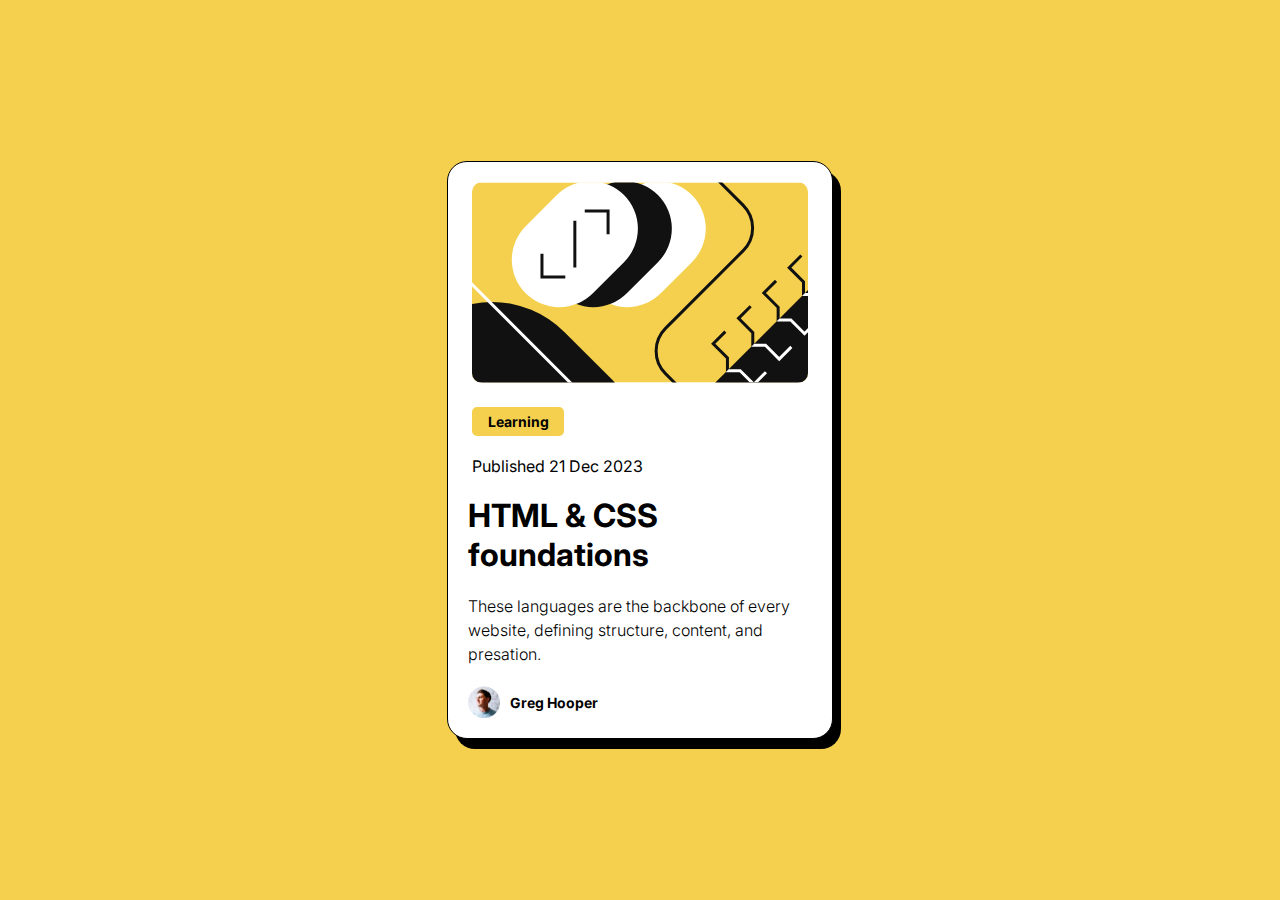
<file: card_htmlcss/index.html>
<!DOCTYPE html>
<html lang="en">
<head>
  <meta charset="UTF-8">
  <meta name="viewport" content="width=device-width, initial-scale=1.0">
  <link rel="icon" type="image/png" sizes="32x32" href="./assets/images/favicon-32x32.png">
  <title>Frontend Mentor | Blog preview card</title>
  <link rel="stylesheet" href="card.css">
</head>
<body>

  <main>
    <section id="card">
      <div id="img">
        <img src="img/illustration-article.svg" alt="">
        <p id="mark">Learning</p>
        <p>Published 21 Dec 2023</p>
      </div>

      <div id="conteudo">
        <h1>HTML & CSS foundations</h1>
        <p>These languages are the backbone of every website, defining structure, content, and presation.</p>
      </div>

      <div id="profile">
        <img src="img/image-avatar.webp" alt="profile">
        <p>Greg Hooper</p>
      </div>
    </section>
  </main>
</body>
</html>
</file>
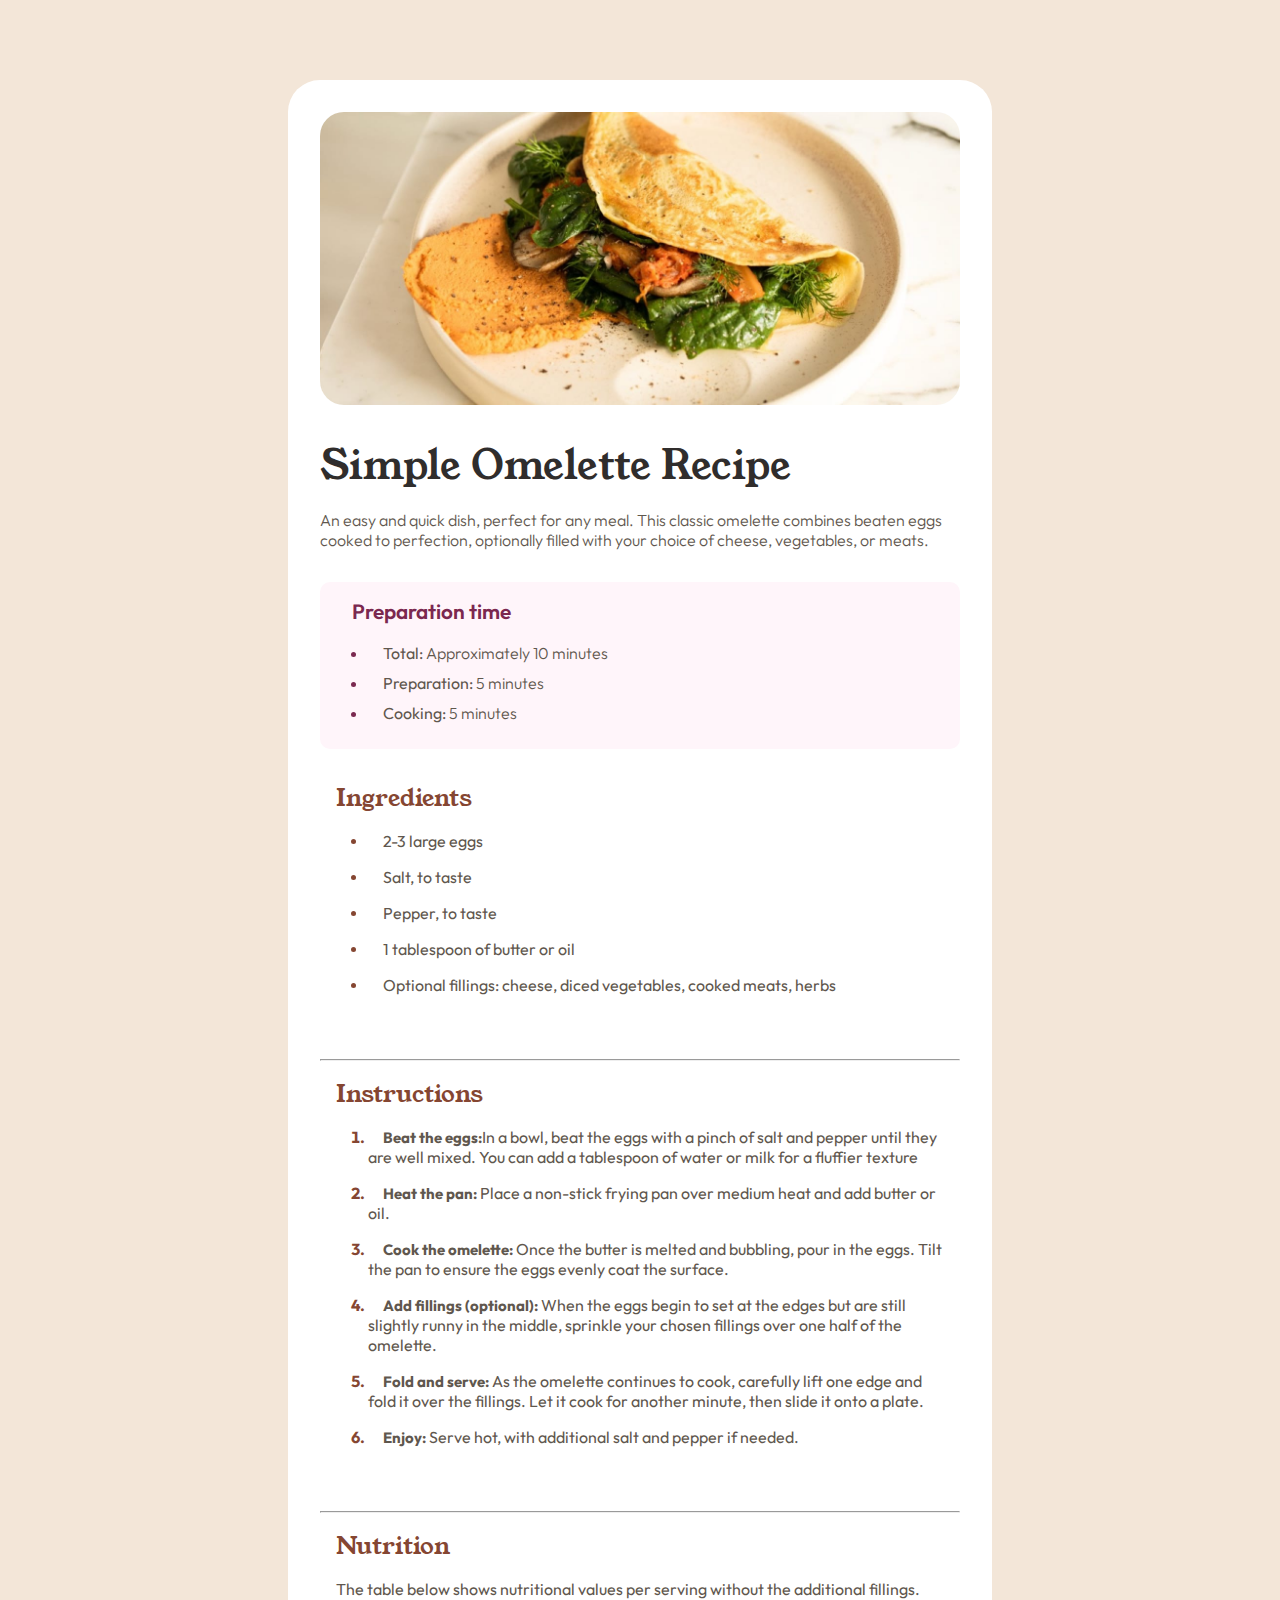
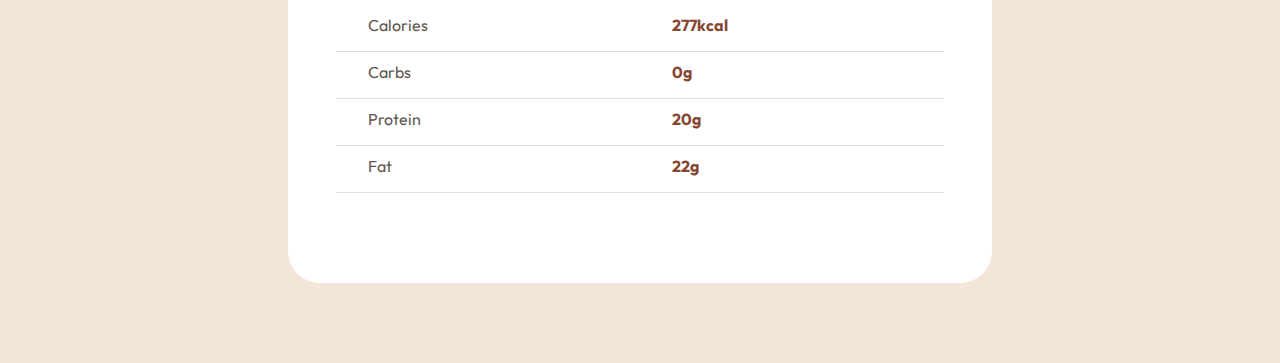
<file: pagina_receita/index.html>
<!DOCTYPE html>
<html lang="pt-br">
<head>
  <meta charset="UTF-8">
  <meta name="viewport" content="width=device-width, initial-scale=1.0"> <!-- displays site properly based on user's device -->
  <link rel="icon" type="image/png" sizes="32x32" href="./assets/images/favicon-32x32.png">
  <title>Frontend Mentor | Recipe page</title>
  <link rel="stylesheet" href="style.css">
</head>
<body>
    <section id="card">
      <div id="img">
        <img src="assets/images/image-omelette.jpeg" alt="Omelette">
      </div>

      <div id="title">
        <h1>Simple Omelette Recipe</h1>
        <p>An easy and quick dish, perfect for any meal. This classic omelette combines beaten eggs cooked to perfection, optionally filled with your choice of cheese, vegetables, or meats.</p>
      </div>

      <div id="preparation">
        <h2>Preparation time</h2>
        <ul>
          <li><strong>Total:</strong> Approximately 10 minutes</li>
          <li><strong>Preparation:</strong> 5 minutes</li>
          <li><strong>Cooking:</strong> 5 minutes</li>
        </ul>
      </div>

      <div id="ingredients">
        <h2>Ingredients</h2>
        <ul>
          <li>2-3 large eggs</li>
          <li>Salt, to taste</li>
          <li>Pepper, to taste</li>
          <li>1 tablespoon of butter or oil</li>
          <li>Optional fillings: cheese, diced vegetables, cooked meats, herbs</li>
        </ul>

      </div>
      
      <hr>

      <div id="instructions">
        <h2>Instructions</h2>
        <ol>
          <li><span class="decor">Beat the eggs:</span>In a bowl, beat the eggs with a pinch of salt and pepper until they are well mixed. You can add a tablespoon of water or milk for a fluffier texture</li>

          <li><span class="decor">Heat the pan:</span> Place a non-stick frying pan over medium heat and add butter or oil.</li>

          <li><span class="decor">Cook the omelette:</span> Once the butter is melted and bubbling, pour in the eggs. Tilt the pan to ensure the eggs evenly coat the surface.</li>

          <li><span class="decor">Add fillings (optional):</span> When the eggs begin to set at the edges but are still slightly runny in the middle, sprinkle your chosen fillings over one half of the omelette.</li>

          <li><span class="decor">Fold and serve:</span> As the omelette continues to cook, carefully lift one edge and fold it over the fillings. Let it cook for another minute, then slide it onto a plate.</li>

          <li><span class="decor">Enjoy:</span> Serve hot, with additional salt and pepper if needed.</li>
        </ol>
      </div>

      <hr>

      <div id="nutrition">
        <h2>Nutrition</h2>
        <p>The table below shows nutritional values per serving without the additional fillings.</p>

        <div id="table">
          <div class="linha">
              <p>Calories</p>
              <p class="qtd">277kcal</p>
          </div>
          <div class="linha">
              <p>Carbs</p>
              <p class="qtd">0g</p>
          </div>
          <div class="linha">
              <p>Protein</p>
              <p class="qtd">20g</p>
          </div>
          <div class="linha">
              <p>Fat</p>
              <p class="qtd">22g</p>
          </div>
        </div>
      </div>
    </section>

  
  
  <!-- <div class="attribution">
    Challenge by <a href="https://www.frontendmentor.io?ref=challenge" target="_blank">Frontend Mentor</a>. 
    Coded by <a href="#">Your Name Here</a>.
  </div> -->

</body>
</html>
</file>
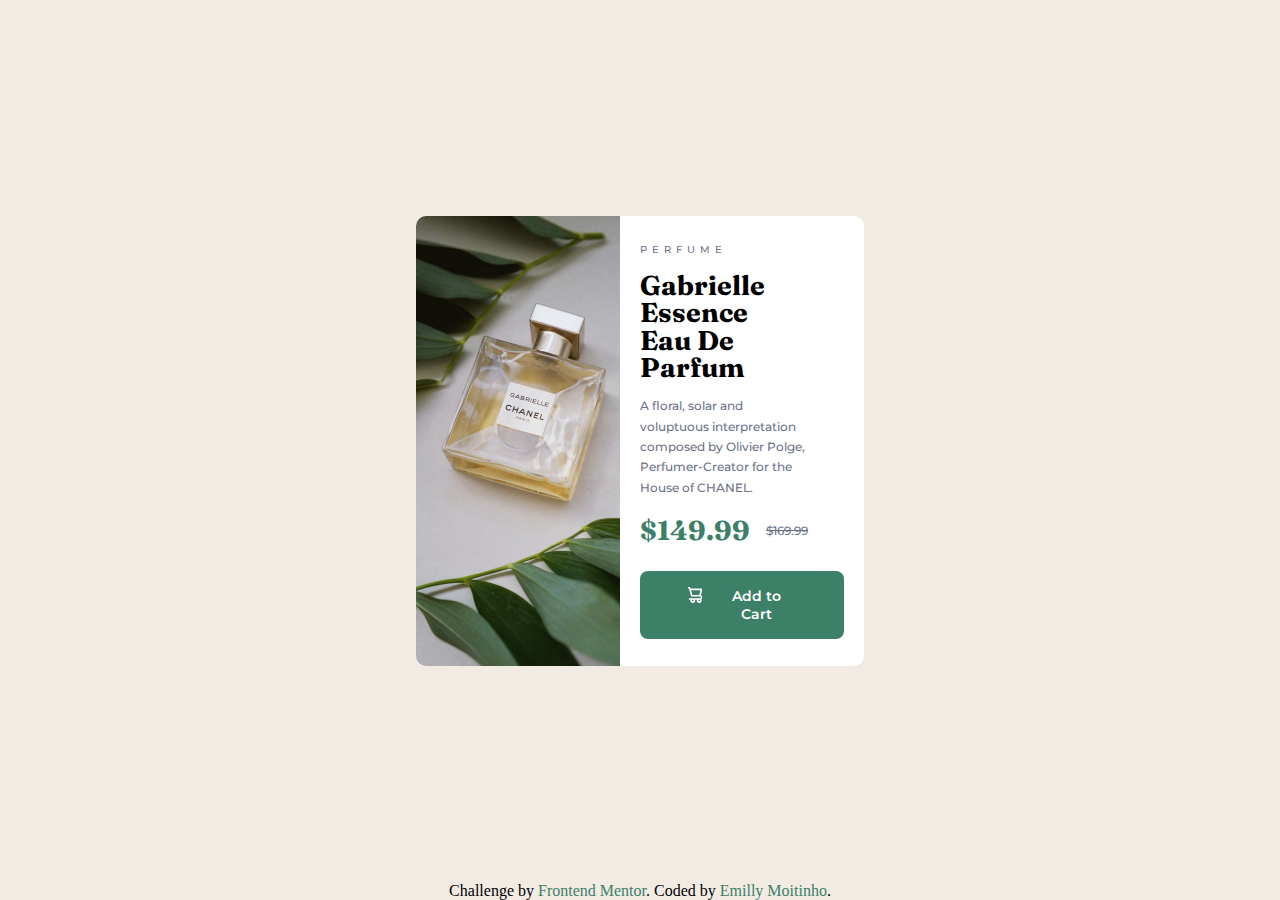
<file: product-preview-card-component-main/index.html>
<!DOCTYPE html>
<html lang="en">
<head>
  <meta charset="UTF-8">
  <meta name="viewport" content="width=device-width, initial-scale=1.0"> <!-- displays site properly based on user's device -->

  <link rel="icon" type="image/png" sizes="32x32" href="./images/favicon-32x32.png">
  <link rel="stylesheet" href="style.css">
  <title>Frontend Mentor | Product preview card component</title>
</head>
<body>

  <main>
    <section id="card">
      <artitle id="img"></artitle> <!-- img -->
      <article id="content_card">
        <span id="header_card">
          <p>Perfume</p>
          <h1>Gabrielle Essence Eau De Parfum</h1>
        </span> <!-- header_card -->
        <p id="desc">A floral, solar and voluptuous interpretation composed by Olivier Polge, Perfumer-Creator for the House of CHANEL.</p>
        <span id="value">
          <p id="current">$149.99</p>
          <p style="text-decoration: line-through; font-size: 12px; font-weight: 500;">$169.99</p>
        </span> <!-- value -->
        <button>
          <svg width="15" height="16" xmlns="http://www.w3.org/2000/svg"><path d="M14.383 10.388a2.397 2.397 0 0 0-1.518-2.222l1.494-5.593a.8.8 0 0 0-.144-.695.8.8 0 0 0-.631-.28H2.637L2.373.591A.8.8 0 0 0 1.598 0H0v1.598h.983l1.982 7.4a.8.8 0 0 0 .799.59h8.222a.8.8 0 0 1 0 1.599H1.598a.8.8 0 1 0 0 1.598h.943a2.397 2.397 0 1 0 4.507 0h1.885a2.397 2.397 0 1 0 4.331-.376 2.397 2.397 0 0 0 1.12-2.021ZM11.26 7.99H4.395L3.068 3.196h9.477L11.26 7.991Zm-6.465 6.392a.8.8 0 1 1 0-1.598.8.8 0 0 1 0 1.598Zm6.393 0a.8.8 0 1 1 0-1.598.8.8 0 0 1 0 1.598Z" fill="#FFF"/></svg> 
          <p>Add to Cart</p></button>
      </article> <!-- content_card -->
    </section> <!-- card -->
  </main>

  <div class="attribution">
    Challenge by <a href="https://www.frontendmentor.io?ref=challenge" target="_blank">Frontend Mentor</a>. 
    Coded by <a href="https://www.frontendmentor.io/profile/emillymoitinho" target="_blank">Emilly Moitinho</a>.
  </div>
</body>
</html>
</file>
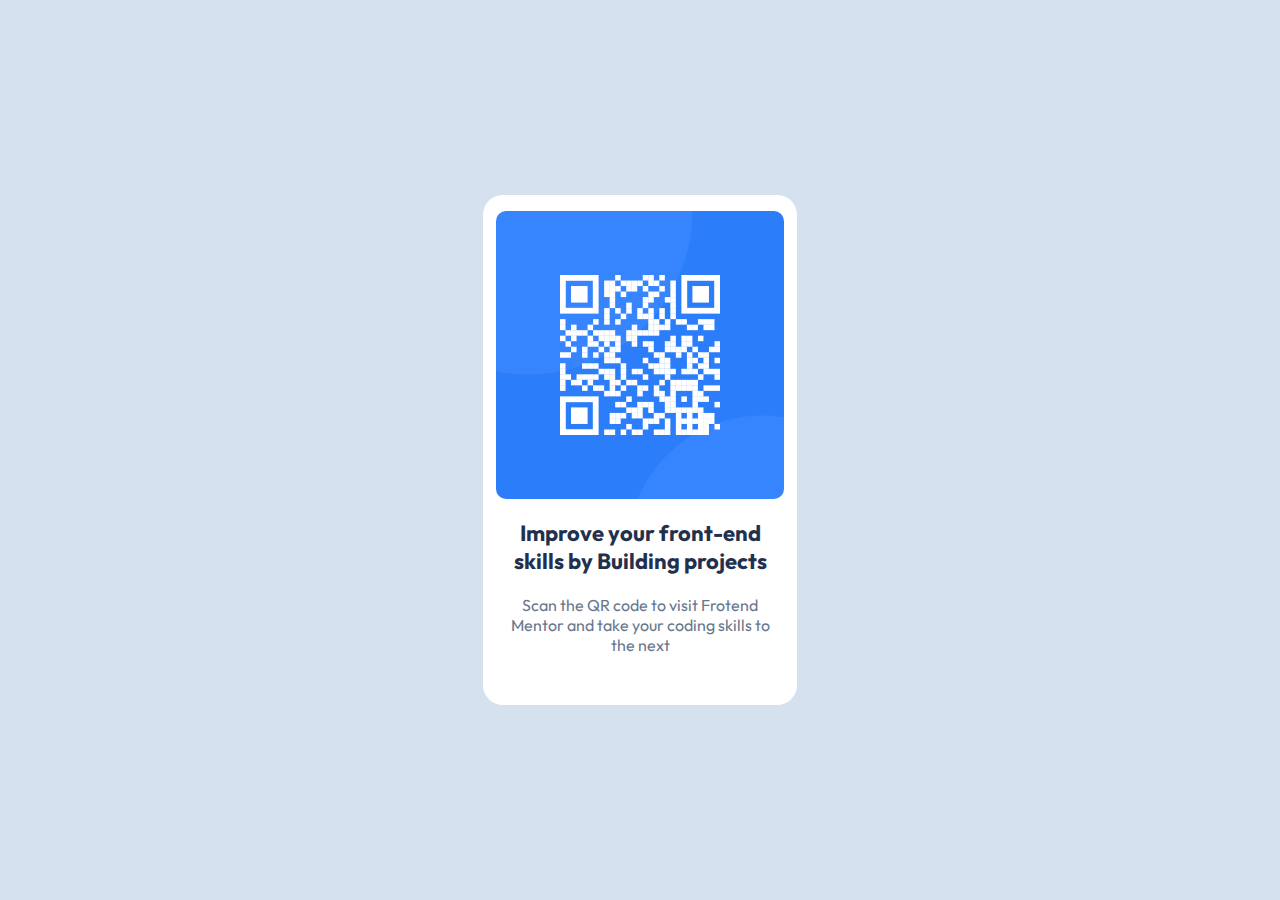
<file: qr-code-component-main/index.html>
<!DOCTYPE html>
<html lang="pt-br">
<head>
  <meta charset="UTF-8">
  <meta name="viewport" content="width=device-width, initial-scale=1.0"> 
  <link rel="icon" type="image/png" sizes="32x32" href="./images/favicon-32x32.png">
  <link rel="stylesheet" href="style.css">
  <title>Frontend Mentor | QR code component</title>
</head>
<body>

  <main>
    <section id="conteiner">
      <div id="qrcode">
        <img src="images/image-qr-code.png" alt="Qr code">
      </div>
        <h2>Improve your front-end skills by Building projects</h2>
        <p>Scan the QR code to visit Frotend <br> Mentor and take your coding skills to <br> the next</p>
      </section>
    </main>
</body>
</html>
</file>
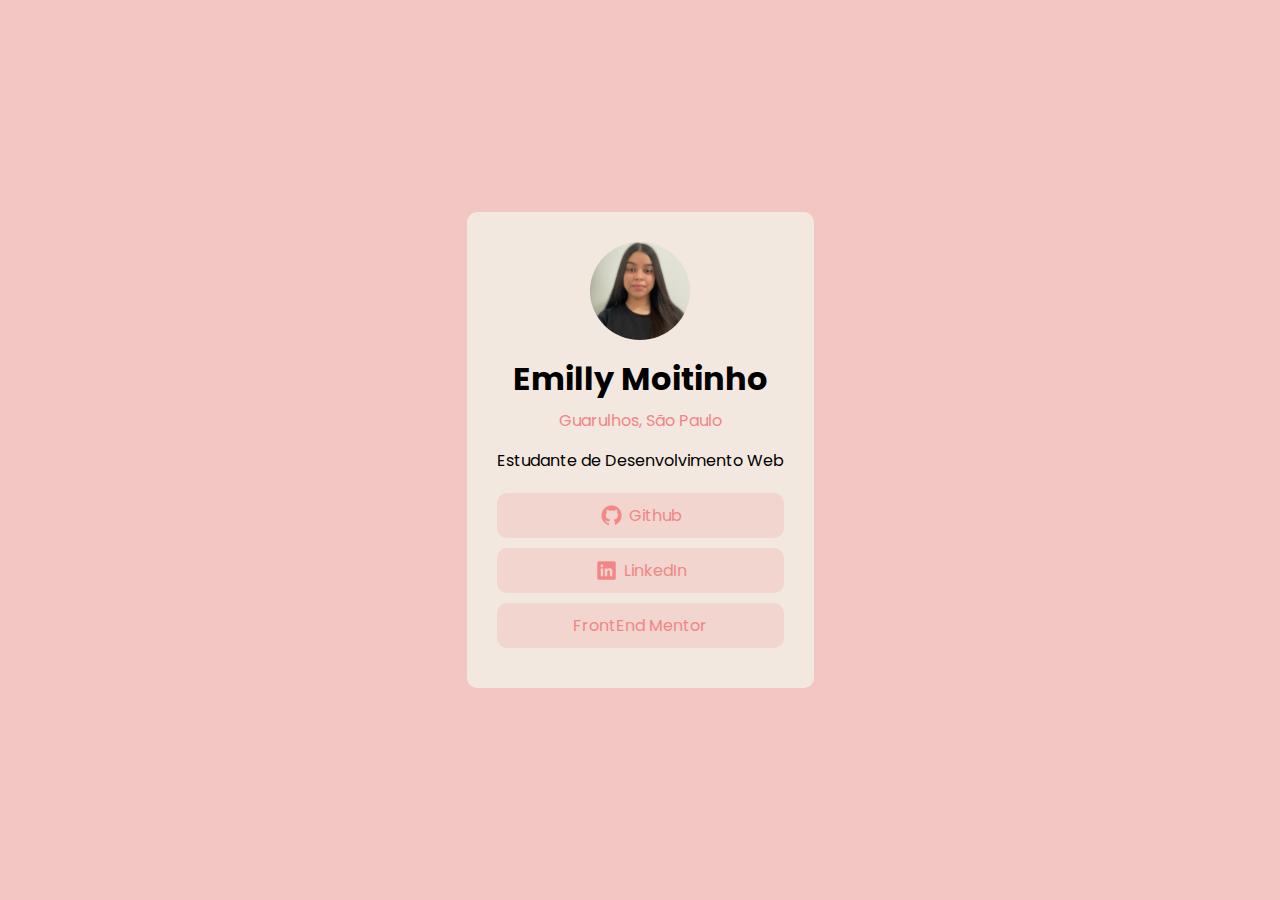
<file: social_profile/index.html>
<!DOCTYPE html>
<html lang="pt-br">
<head>
    <meta charset="UTF-8">
    <meta name="viewport" content="width=device-width, initial-scale=1.0">
    <title>Emilly Moitinho</title>
    <link rel="stylesheet" href="style.css">
</head>
<body>
    <main>
        <section id="card">
            <div id="profile">
                <img src="img/perfil.jpeg" alt="Emilly" width="100px">
                <h1>Emilly Moitinho</h1>
                <p class="mark">Guarulhos, São Paulo</p>
                <p>Estudante de Desenvolvimento Web</p>
            </div>

            <div id="links">
                <ul>
                    <li>
                        <a href="https://github.com/emillymoitinho" target="_blank">
                        <img src="img/github.png" alt="Github" width="25px"> Github</a>
                    </li>
                    <li>
                        <a href="https://www.linkedin.com/in/emillymoitinho/" target="_blank"><img src="img/linkedin.png" target="_blank" alt="LinkedIn" width="25px"> LinkedIn</a>
                    </li>
                    <li>
                        <a href="https://www.frontendmentor.io/profile/emillymoitinho" target="_blank"> FrontEnd Mentor</a>
                    </li>
                </ul>
            </div>
            
        </section>
    </main>
</body>
</html>
</file>
<file: card_htmlcss/card.css>
@charset "UTF-8";
@import url('https://fonts.googleapis.com/css2?family=Inter:ital,opsz,wght@0,14..32,100..900;1,14..32,100..900&display=swap');

:root {
    --yellow: #F4D04E;
    --black: #111111;
    --gray: #6B6B6B;
    --white: #ffffff;
}


* {
    padding: 0;
    margin: 0;
    font-family: "Inter", sans-serif;
}

html, body {
    width: 100vw;
}

body {
    background-color: var(--yellow);
}

main {
    display: flex;
    justify-content: center;
    align-items: center;
    width: 100%;
    height: 100vh;
}

section#card {
    display: flex;
    flex-direction: column;
    flex-wrap: wrap;
    flex: 0 1 384px;
    border-radius: 20px;
    border: 1px solid black;
    box-shadow: 8px 10px 0px black;
    background-color: var(--white);
}

div#img {
    display: block;
    margin: 0 auto;
    margin-top: 20px;
    
}

div#img img {
    border-radius: 10px;
    margin-bottom: 20px;
    background-size: cover;
}

div#img > p#mark {
    background-color: var(--yellow);
    width: 80px;
    text-align: center;
    padding: 6px;
    border-radius: 5px;
    font-weight: bold;
    margin-bottom: 20px;
    font-size: 14px;
}

div#img > p {
    font-weight: 400;
    margin-bottom: 20px;
}

div#conteudo {
    padding: 0 20px 20px 20px;
}

div#conteudo h1:hover {
    color: var(--yellow);
    cursor: pointer;
    transition: 0.5s ease;
}

div#conteudo p {
    font-weight: 300;
    margin-top: 20px;
    line-height: 1.5rem;
}

div#profile {
    display: flex;
    align-items: center;
    gap: 10px;
    padding: 0 20px 20px 20px;
}

div#profile img {
    width: 32px;
}

div#profile p {
    font-size: 14px;
    font-weight: bold;
}
</file>
<file: pagina_receita/style.css>
@charset "UTF-8";
/* Young Serif - 400*/
@import url('https://fonts.googleapis.com/css2?family=Young+Serif&display=swap');
/* Outfit - 400, 600, 700 */
@import url('https://fonts.googleapis.com/css2?family=Outfit:wght@100..900&display=swap');

:root {
    --white: hsl(0, 0%, 100%);
    
    --Stone100: hsl(30, 54%, 90%);
    --Stone150: hsl(30, 18%, 87%);
    --Stone600: hsl(30, 10%, 34%);
    --Stone900: hsl(24, 5%, 18%);

    --Brown800: hsl(14, 45%, 36%);
    --Rose800: hsl(332, 51%, 32%);
    --Rose50: hsl(330, 100%, 98%);
}

* {
    padding: 0;
    margin: 0;
    color: var(--Stone600);
    font-family: "Outfit", sans-serif;

}


h1, h2 {
    font-family: "Young Serif", serif;
    font-weight: 400;
}

p {
    font-size: 16px;
    font-weight: 300;
}

body {
    background-color: var(--Stone100);
    display: flex;
    padding: 5rem;
    justify-content: center;
    align-items: center;
}


section#card {
    background-color: var(--white);
    flex: 0 1 40rem;
    border-radius: 2rem;
    padding: 2rem;
}

section#card > div#img {
    display: flex;
    align-items: center;
    justify-content: center;

}

section#card > div#img img {
    width: 100%;
    border-radius: 1.5rem; 
}

div#title h1 {
    margin-top: 2rem;
    margin-bottom: 1rem;
    color: var(--Stone900);
    font-size: 2.5rem;
    
}

div#title p {
    font-family: "Outfit", sans-serif;
    margin-bottom: 2rem;
}

div#preparation {
    margin-bottom: 1rem;
    background-color: var(--Rose50);
    padding: 1rem 2rem;
    border-radius: 10px;
}

div#preparation h2 {
    color: var(--Rose800);
    font-family: "Outfit", sans-serif;
    font-weight: 600;
    font-size: 1.3rem;
    margin-bottom: 1.2rem;
}

div#preparation ul {
    padding-left: 1rem;
    text-indent: 15px;
}

div#preparation ul > li {
    font-family: "Outfit", sans-serif;
    margin-bottom: 10px;
    font-weight: 300;   
}

div#preparation ul > li::marker {
    color: var(--Rose800);
}

div#preparation ul > li > strong {
    color: var(--Stone600);
}

div#ingredients {
    margin-bottom: 2rem;
    padding: 1rem;
}

div#ingredients h2 {
    margin-bottom: 1rem;
    color: var(--Brown800);
    font-weight: 500;
}

div#ingredients ul {
    margin-left: 2rem;
    
}

div#ingredients li {
    margin-bottom: 1rem;
    text-indent: 15px;
}


div#ingredients ul li::marker {
    color: var(--Brown800);
    font-size: 15px;
}

div#instructions {
    margin-bottom: 2rem;
    padding: 1rem;
}

div#instructions h2 {
    margin-bottom: 1rem;
    color: var(--Brown800);
    font-weight: 500;
}

div#instructions ol {
    margin-left: 2rem;
}

div#instructions li {
    margin-bottom: 1rem;
    text-indent: 15px;
}

div#instructions li::marker {
    color: var(--Brown800);
    font-weight: 700;
}

div#instructions span.decor {
    font-weight: 700;
    font-size: 15px;
}

div#nutrition {
    margin-bottom: 2rem;
    padding: 1rem;
}

div#nutrition h2 {
    margin-bottom: 1rem;
    color: var(--Brown800);
    font-weight: 500;
}

div#nutrition p {
    margin-bottom: 1rem;
    font-weight: 400;
}

div#nutrition div.linha {
   margin-top: 10px;
   margin-bottom: 10px;
   display: flex;
   justify-content: space-between;
   text-indent: 2rem;
   border-bottom: 1px solid var(--Stone150);
}

div#nutrition div.linha  p.qtd {
    width: 7rem;
    margin-right: 12rem;
    text-align: left;
    color: var(--Brown800);
    font-weight: 700;
}

@media (width < 500px) {

    body {
        padding: 0;
        
    }


    section#card {
        display: flex;
        flex-direction: column;
        align-items: center;
        padding: 0;
        width: 100vw;
        border-radius: 0;
    }

    section#card > div#img img {
        border-radius: 0;
    }

    div#title {
        width: 100vw;
    }

    div#title p {
        font-size: 1.3rem;
    }

    div#preparation {
        font-size: 1.3rem;
    }

    div#preparation h2 {
        font-size: 1.5rem;
    }

    div#ingredients {
        padding: 2rem;
        font-size: 1.3rem;
    }

    div#instructions {
        padding: 2rem;
        font-size: 1.3rem;
        margin: 0;
    }

    div#instructions span.decor {
        font-size: 1.3rem;
    }

    div#nutrition {
        font-size: 1.3rem;
        margin: 0;
    }

    div#nutrition h2 {
        padding: 1rem;
    }

    div#nutrition p {
        font-size: 1.3rem;
    }
}
</file>
<file: product-preview-card-component-main/style.css>
@charset "UTF-8";
@import url('https://fonts.googleapis.com/css2?family=Fraunces:ital,opsz,wght@0,9..144,100..900;1,9..144,100..900&family=Montserrat:ital,wght@0,100..900;1,100..900&display=swap');

:root {
    --cream: hsl(30, 38%, 92%);
    --darkCyan: hsl(158, 36%, 37%);
    --veryDarkBlue: hsl(212, 21%, 14%);
    --darkGrayishBlue: hsl(228, 12%, 48%);
    --white: hsl(0, 0%, 100%);
}


* {
    margin: 0;
    padding: 0;
}

html,body {
    height: 100vh;
    width: 100vw;
}

body {
    display: flex;
    flex-direction: column;
    align-items: center;
    background-color: var(--cream);
}

p {
    font-size: 14px;
    color: var(--darkGrayishBlue);
    font-family: "Montserrat", serif;
}

a {
    color: var(--darkCyan);
    text-decoration: none;
}

main {
    width: 100%;
    height: 100%;
    display: flex;
    align-items: center;
    justify-content: center;

    #card {
        width: 35vw;
        height: 50vh;
        display: flex;
        background-color: var(--white);
        border-radius: 10px;

        #img {
            width: 50%;
            background: url(images/image-product-desktop.jpg) no-repeat;
            background-size: cover;
            background-position: center;
            border-radius: 10px 0px 0px 10px;
        }

        #content_card {
            width: 50%;
            display: flex;
            flex-direction: column;
            align-items: flex-start;
            justify-content: space-evenly;
            padding: 20px;

            #header_card {
                width: 100%;

                p {
                    margin-bottom: 1rem;
                    font-size: 10px;
                    font-weight: 500;
                    letter-spacing: 5px; 
                    text-transform: uppercase;
                }

                h1 {
                    width: 12vw;
                    margin-bottom: 0.5rem;
                    font-size: 1.7rem;
                    font-family: "Fraunces", serif;
                    line-height: 1;
                }
            }

            #desc {
                width: 13vw;
                margin-bottom: 0.5rem;
                font-size: 12px;
                font-weight: 500;
                line-height: 1.7;
            }

            #value {
                width: 100%;
                margin-bottom: 1rem;
                display: flex;
                align-items: center;
                gap: 1rem;

                #current {
                    font-size: 1.7rem;
                    font-weight: 700;
                    color: var(--darkCyan);
                    font-family: "Fraunces", serif;
                }
            }

            button {
                display: flex;
                gap: 1rem;
                padding: 1rem 3rem;
                border-radius: 8px;
                border: none;
                background-color: var(--darkCyan);

                p {
                    font-weight: 600;
                    color: var(--white);
                }
            }
        }
    }
}
</file>
<file: qr-code-component-main/style.css>
@charset "UTF-8";
@import url('https://fonts.googleapis.com/css2?family=Outfit:wght@100..900&display=swap');

* {
    padding: 0;
    margin: 0;
    font-family: "Outfit", sans-serif;
}

html,body {
    height: 100%;
}

body {
    background-color: #D6E1F0;
}

main {
    display: flex;
    align-items: center;
    justify-content: center;

    height: 100%;
}

section#conteiner {
    display: flex;
    flex-direction: column;
    align-items: center;
    background-color: #fff;
    border-radius: 20px;
    flex: 0 1 314px;
    padding: 16px 0px 40px 0px;
    
}

section#conteiner h2 {
    text-align: center;
    margin-bottom: 20px;
    margin-top: 20px;
    font-size: 22px;
    color: #1F314F;
    padding: 0px 15px 0px 15px;
    
}

section#conteiner p {
    text-align: center;
    margin-bottom: 10px;
    color: #68778D;
}

div#qrcode {
    display: flex;
    justify-content: center;
    height: 100%;
    width: 100%;
    
}

div#qrcode img {
    width: 288px;
    border-radius: 10px;
}
</file>
<file: social_profile/style.css>
@charset "UTF-8";
@import url('https://fonts.googleapis.com/css2?family=Poppins:ital,wght@0,100;0,200;0,300;0,400;0,500;0,600;0,700;0,800;0,900;1,100;1,200;1,300;1,400;1,500;1,600;1,700;1,800;1,900&display=swap');

:root {
    --fundo: #F2E8DF;
    --rosa: #F28585;
    --rosa_claro: #F2C6C2;
}

* {
    padding: 0;
    margin: 0;
    box-shadow: 0;
    font-family: "Poppins", sans-serif;;
    list-style: none;
}

body, html {
    width: 100vw;
    height: 100vh;
}

body {
    background-color: var(--rosa_claro);
}

main {
    display: flex;
    justify-content: center;
    align-items: center;
    height: 100%;
}

section#card {
    display: flex;
    flex-direction: column;
    flex-wrap: wrap;
    background-color: var(--fundo);
    border-radius: 10px;
    padding: 30px;
}

div#profile {
   display: flex;
   flex-direction: column;
   align-items: center;
  
}

div#profile img {
    border-radius: 50%;
    margin-bottom: 15px;
}

div#profile > p.mark {
    color: var(--rosa);
    margin-bottom: 15px;
    margin-top: 5px;
}

div#profile > p {
    margin-bottom: 10px;
}

div#links ul > li {
    background-color: #f2c6c28e;
    padding: 10px;
    margin-top: 10px;
    margin-bottom: 10px;
    text-align: center;
    border-radius: 10px;
    color: var(--rosa);
    display: flex;
    justify-content: center;
    align-items: center;
    
}

div#links ul > li > a {
    display: flex;
    align-items: center;
    gap: 5px;
    text-decoration: none;
    color: var(--rosa);
}

div#links ul > li:hover {
    transform: scale(1.1);
    transition: 0.3s ease;
    cursor: pointer;
}
</file>
